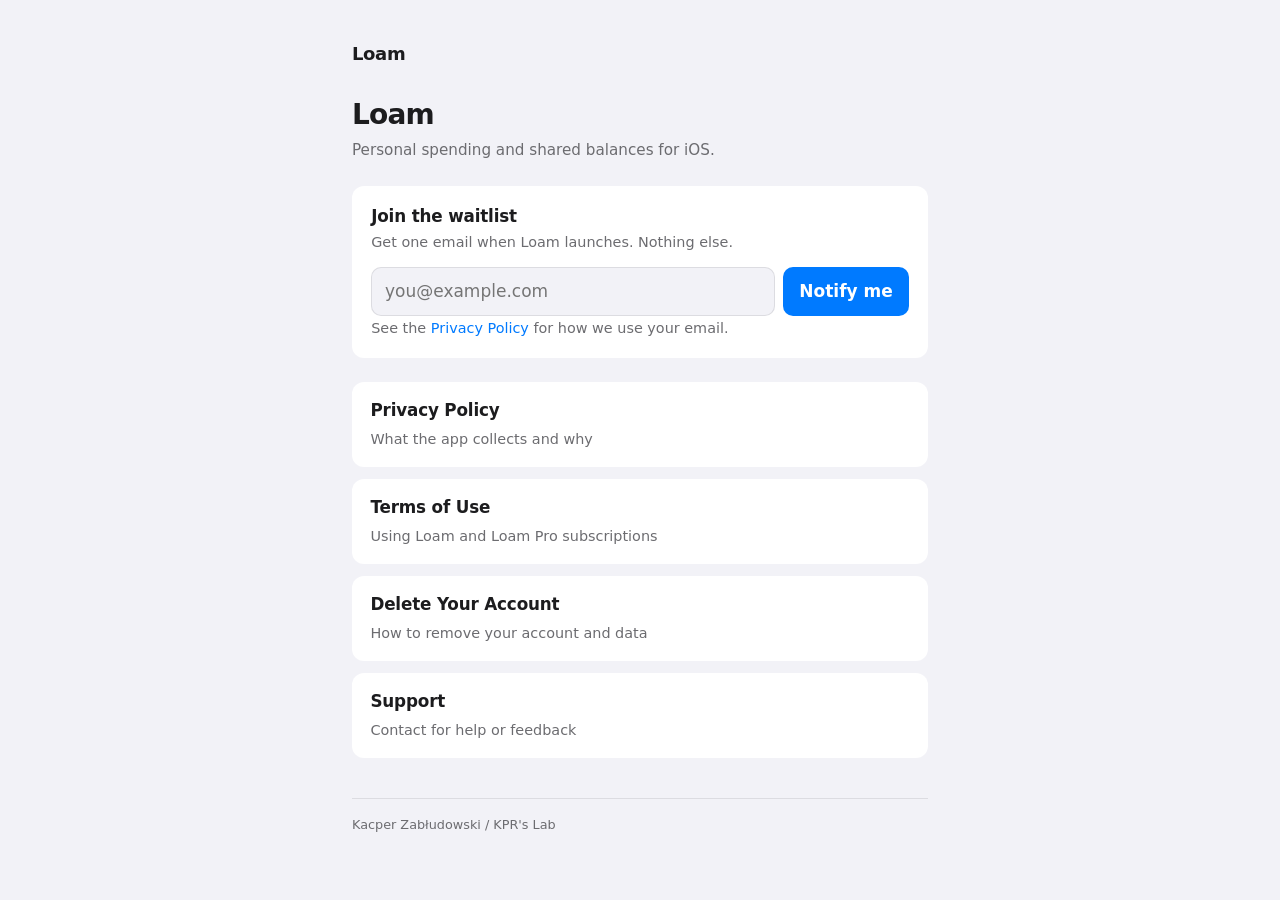
<file: site/index.html>
<!DOCTYPE html>
<html lang="en">
  <head>
    <meta charset="utf-8" />
    <meta name="viewport" content="width=device-width, initial-scale=1" />
    <title>Loam — KPR's Lab</title>
    <meta name="description" content="Loam tracks what you spend and who owes whom. Join the waitlist for the iOS launch." />
    <meta property="og:title" content="Loam" />
    <meta property="og:description" content="Personal spending and shared balances for iOS. Join the waitlist." />
    <meta name="twitter:card" content="summary" />
    <meta name="color-scheme" content="light" />
    <link rel="icon" href="favicon.svg" type="image/svg+xml" />
    <link rel="icon" href="favicon-48.png" sizes="48x48" type="image/png" />
    <link rel="apple-touch-icon" href="apple-touch-icon.png" />
    <link rel="stylesheet" href="styles.css" />
  </head>
  <body>
    <main class="wrap">
      <a class="brand" href="/loam/">Loam</a>

      <h1>Loam</h1>
      <p class="lede">Personal spending and shared balances for iOS.</p>

      <form class="panel waitlist" id="waitlist" novalidate>
        <label for="waitlist-email"><strong>Join the waitlist</strong></label>
        <p class="muted">Get one email when Loam launches. Nothing else.</p>
        <div class="waitlist-row">
          <input id="waitlist-email" name="email" type="email" autocomplete="email" placeholder="you@example.com" required />
          <button type="submit">Notify me</button>
        </div>
        <p class="waitlist-status" role="status" aria-live="polite"></p>
        <p class="muted">See the <a href="/loam/privacy/">Privacy Policy</a> for how we use your email.</p>
      </form>

      <nav class="links" aria-label="Legal pages">
        <a class="card-link" href="/loam/privacy/">
          <strong>Privacy Policy</strong>
          <span>What the app collects and why</span>
        </a>
        <a class="card-link" href="/loam/terms/">
          <strong>Terms of Use</strong>
          <span>Using Loam and Loam Pro subscriptions</span>
        </a>
        <a class="card-link" href="/loam/delete-account/">
          <strong>Delete Your Account</strong>
          <span>How to remove your account and data</span>
        </a>
        <a class="card-link" href="/loam/support/">
          <strong>Support</strong>
          <span>Contact for help or feedback</span>
        </a>
      </nav>

      <footer>Kacper Zabłudowski / KPR's Lab</footer>
    </main>
    <script>
      // The publishable key only allows calling join_waitlist; signups land in a private table.
      const supabaseUrl = "https://wheesnckvlylwwrvzcly.supabase.co";
      const supabaseKey = "sb_publishable_46r1lQV6zVXKT418GCWjow_7il0iT_R";
      const form = document.getElementById("waitlist");
      const status = form.querySelector(".waitlist-status");
      const button = form.querySelector("button");

      form.addEventListener("submit", async (event) => {
        event.preventDefault();
        const email = form.email.value.trim();
        if (!form.email.checkValidity() || !email) {
          status.textContent = "Enter a valid email address.";
          return;
        }
        button.disabled = true;
        status.textContent = "Joining…";
        try {
          const response = await fetch(`${supabaseUrl}/rest/v1/rpc/join_waitlist`, {
            method: "POST",
            headers: { apikey: supabaseKey, "Content-Type": "application/json" },
            body: JSON.stringify({
              p_email: email,
              p_source: new URLSearchParams(location.search).get("ref") || document.referrer.split("/")[2] || null,
            }),
          });
          if (!response.ok) throw new Error(String(response.status));
          form.reset();
          status.textContent = "You’re on the list. See you at launch.";
        } catch {
          status.textContent = "Something went wrong. Try again in a moment.";
        } finally {
          button.disabled = false;
        }
      });
    </script>
  </body>
</html>
</file>
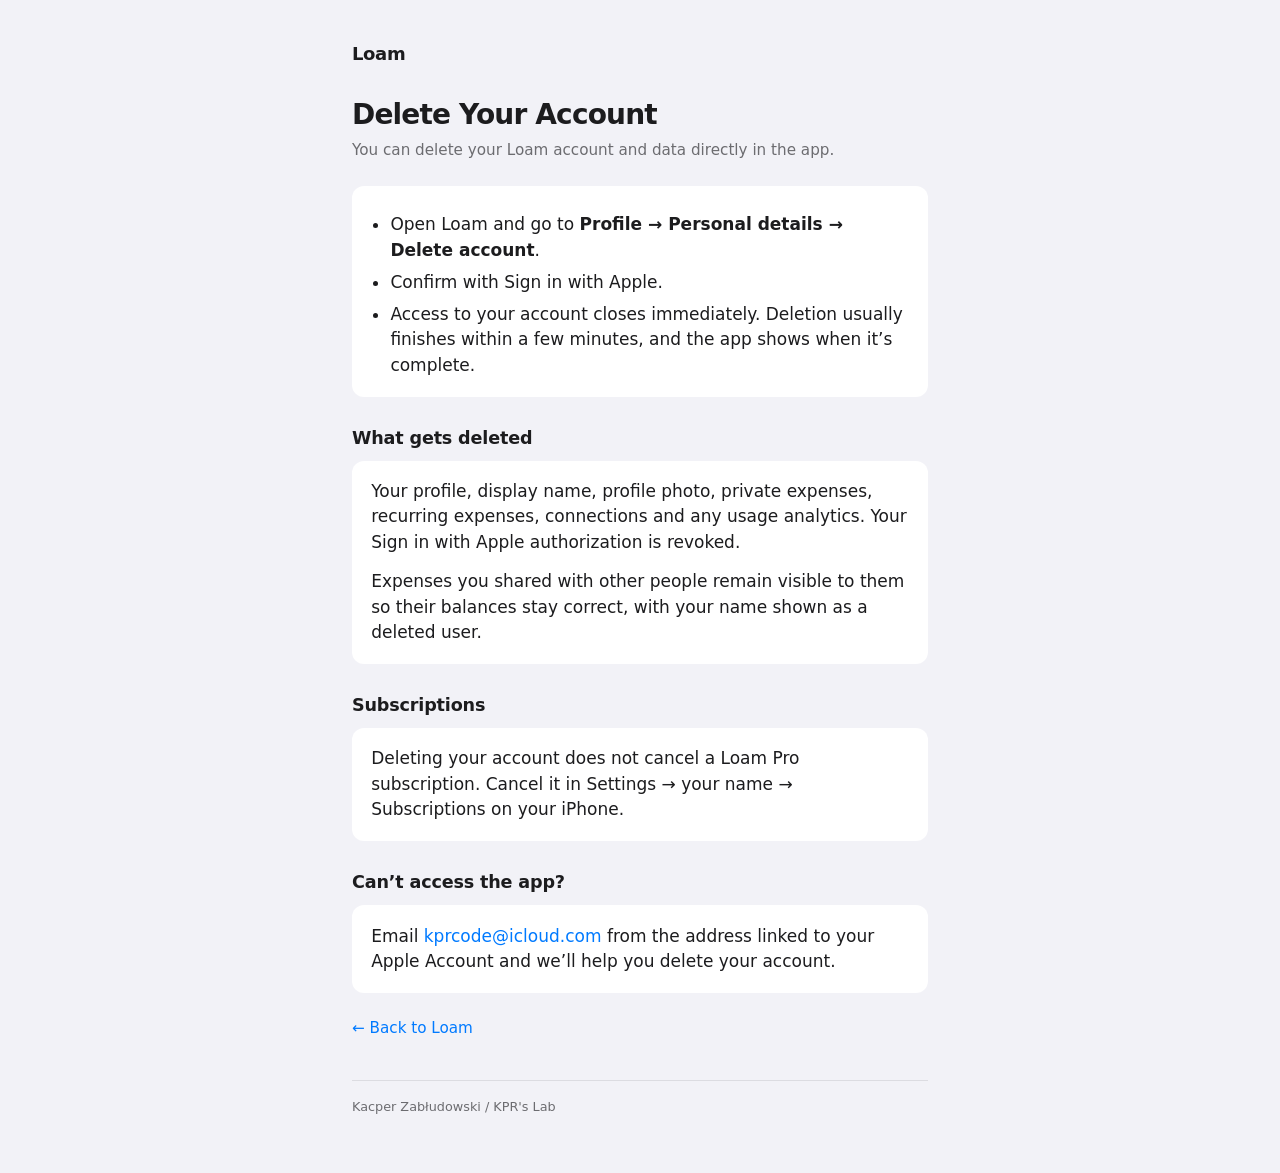
<file: site/delete-account/index.html>
<!DOCTYPE html>
<html lang="en">
  <head>
    <meta charset="utf-8" />
    <meta name="viewport" content="width=device-width, initial-scale=1" />
    <title>Delete Your Account — Loam</title>
    <meta name="description" content="How to delete your Loam account and data." />
    <meta name="color-scheme" content="light" />
    <link rel="icon" href="../favicon.svg" type="image/svg+xml" />
    <link rel="icon" href="../favicon-48.png" sizes="48x48" type="image/png" />
    <link rel="apple-touch-icon" href="../apple-touch-icon.png" />
    <link rel="stylesheet" href="../styles.css" />
  </head>
  <body>
    <main class="wrap">
      <a class="brand" href="/loam/">Loam</a>

      <h1>Delete Your Account</h1>
      <p class="lede">You can delete your Loam account and data directly in the app.</p>

      <div class="panel">
        <ul>
          <li>Open Loam and go to <strong>Profile → Personal details → Delete account</strong>.</li>
          <li>Confirm with Sign in with Apple.</li>
          <li>Access to your account closes immediately. Deletion usually finishes within a few minutes, and
            the app shows when it’s complete.</li>
        </ul>
      </div>

      <h2>What gets deleted</h2>
      <div class="panel">
        <p>
          Your profile, display name, profile photo, private expenses, recurring expenses, connections and
          any usage analytics. Your Sign in with Apple authorization is revoked.
        </p>
        <p>
          Expenses you shared with other people remain visible to them so their balances stay correct, with
          your name shown as a deleted user.
        </p>
      </div>

      <h2>Subscriptions</h2>
      <div class="panel">
        <p>
          Deleting your account does not cancel a Loam Pro subscription. Cancel it in Settings → your name →
          Subscriptions on your iPhone.
        </p>
      </div>

      <h2>Can’t access the app?</h2>
      <div class="panel">
        <p>
          Email <a href="mailto:kprcode@icloud.com">kprcode@icloud.com</a> from the address linked to your
          Apple Account and we’ll help you delete your account.
        </p>
      </div>

      <a class="nav-back" href="/loam/">← Back to Loam</a>

      <footer>Kacper Zabłudowski / KPR's Lab</footer>
    </main>
  </body>
</html>
</file>
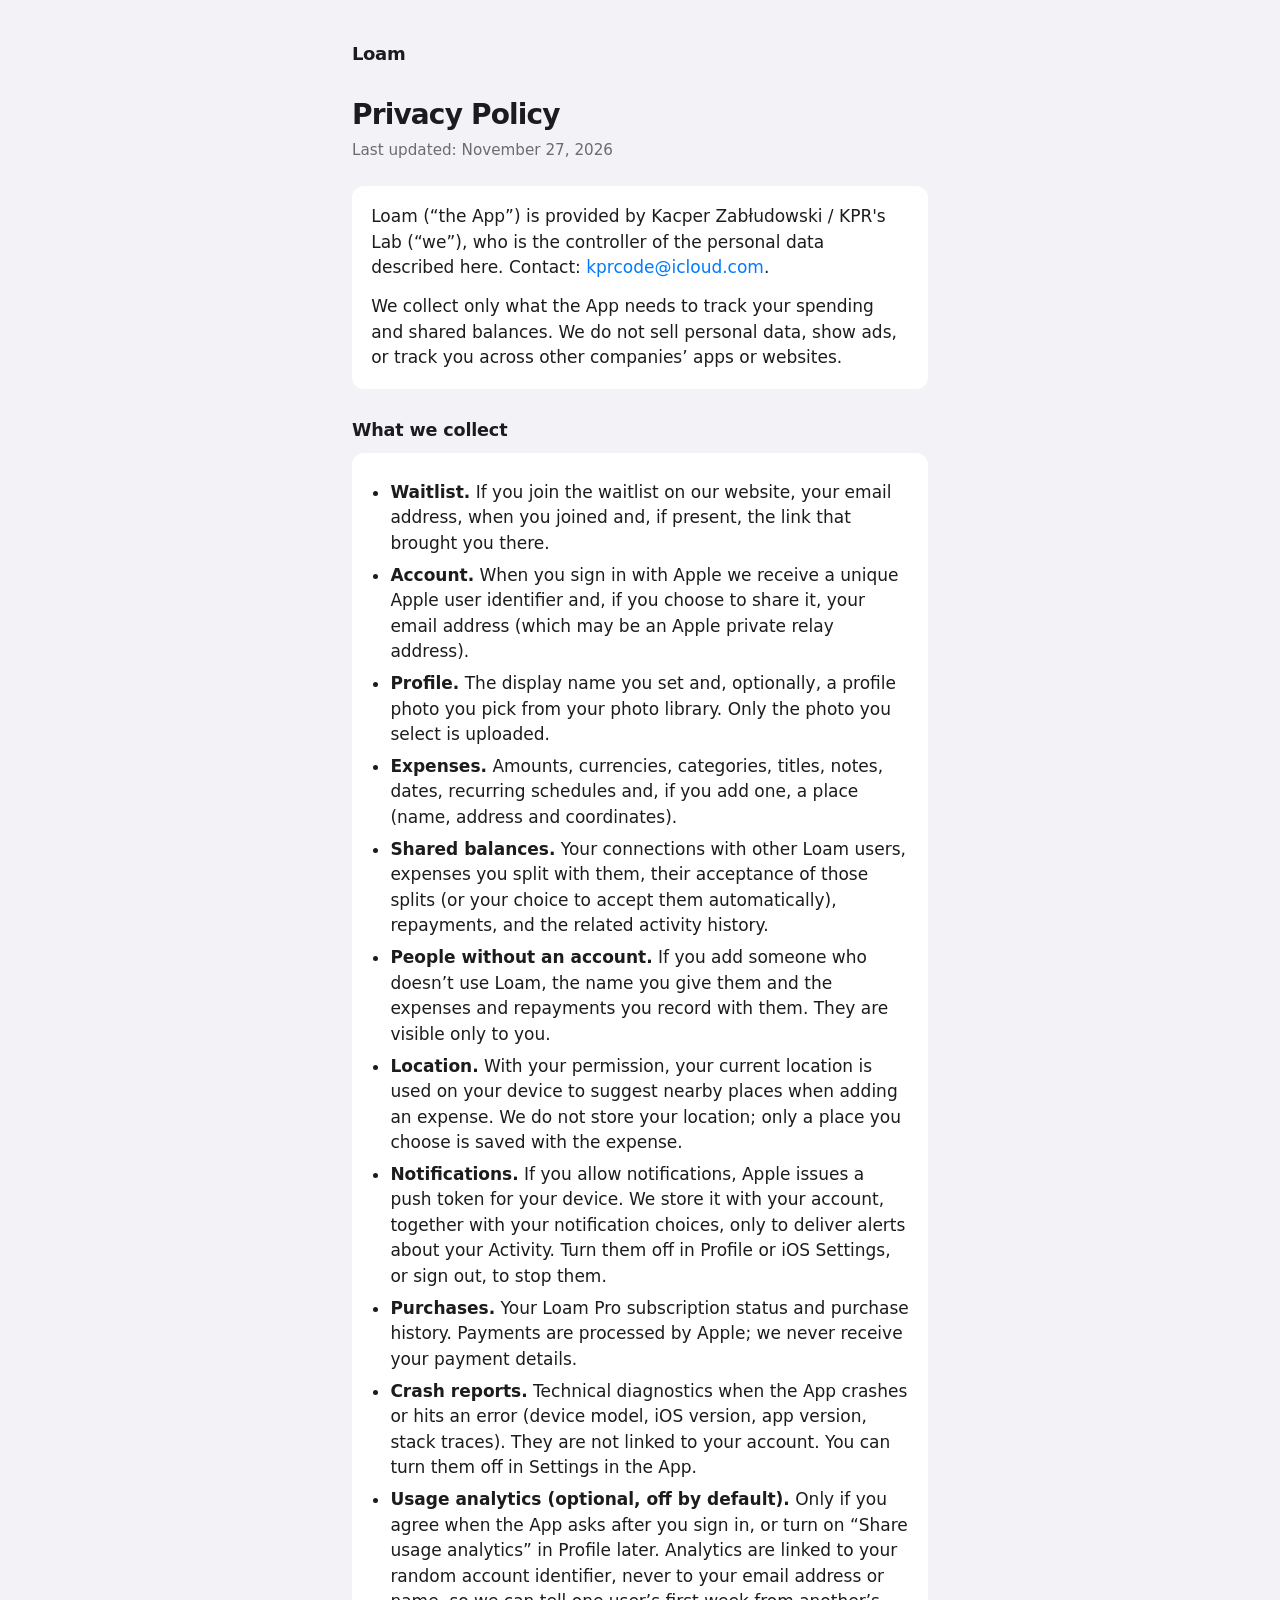
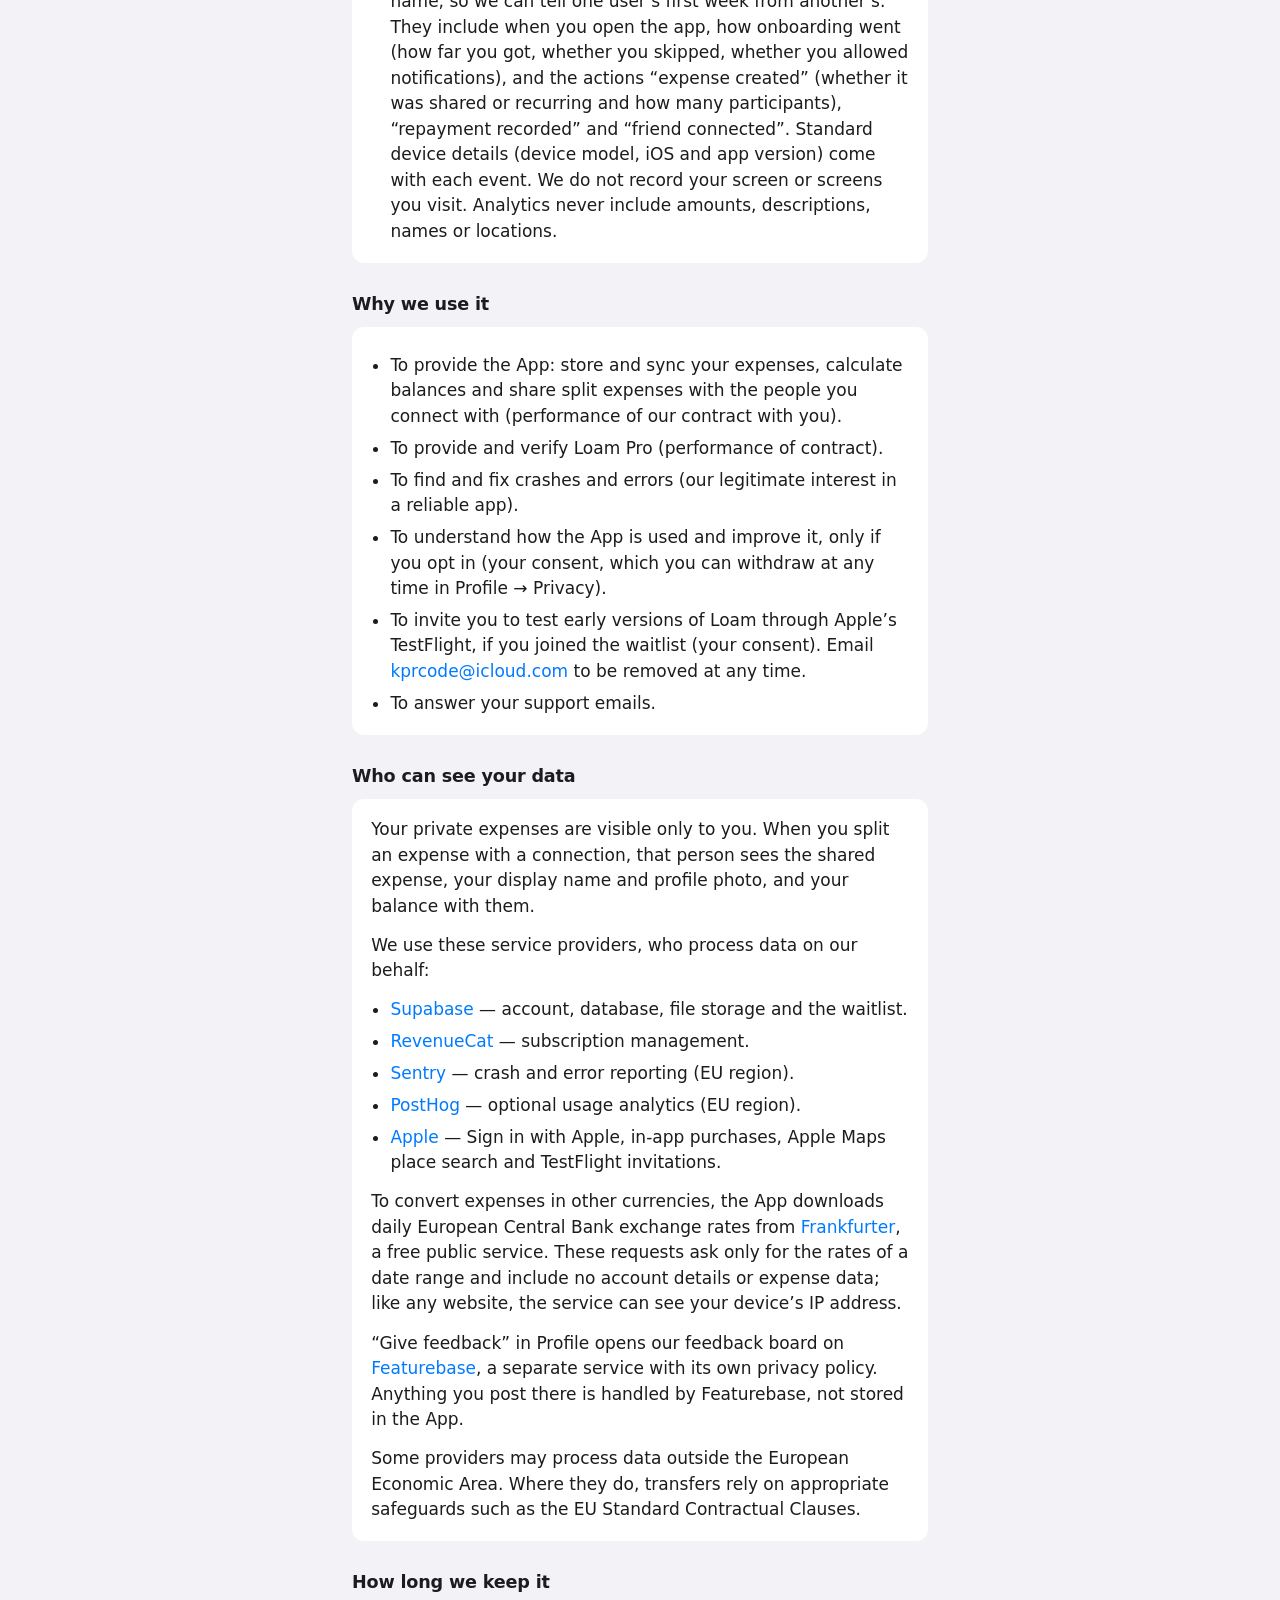
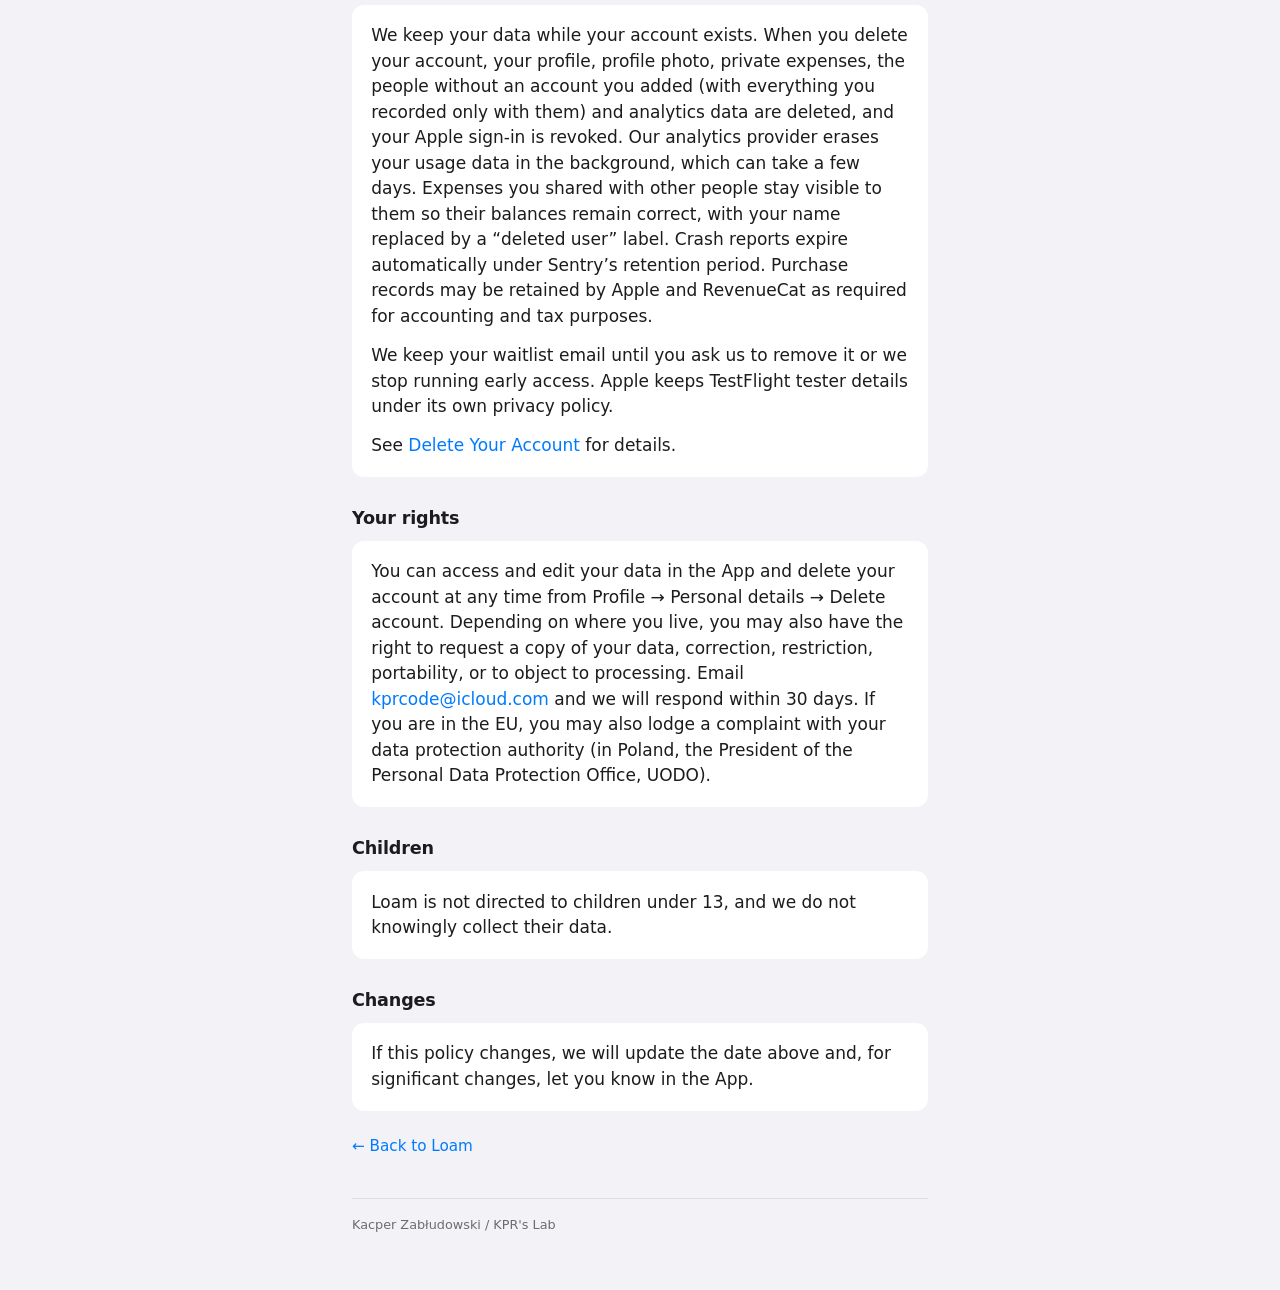
<file: site/privacy/index.html>
<!DOCTYPE html>
<html lang="en">
  <head>
    <meta charset="utf-8" />
    <meta name="viewport" content="width=device-width, initial-scale=1" />
    <title>Privacy Policy — Loam</title>
    <meta name="description" content="Privacy Policy for the Loam iOS app by KPR's Lab." />
    <meta name="color-scheme" content="light" />
    <link rel="icon" href="../favicon.svg" type="image/svg+xml" />
    <link rel="icon" href="../favicon-48.png" sizes="48x48" type="image/png" />
    <link rel="apple-touch-icon" href="../apple-touch-icon.png" />
    <link rel="stylesheet" href="../styles.css" />
  </head>
  <body>
    <main class="wrap">
      <a class="brand" href="/loam/">Loam</a>

      <h1>Privacy Policy</h1>
      <p class="updated">Last updated: November 27, 2026</p>

      <div class="panel">
        <p>
          Loam (“the App”) is provided by Kacper Zabłudowski / KPR's Lab (“we”), who is the controller of
          the personal data described here. Contact:
          <a href="mailto:kprcode@icloud.com">kprcode@icloud.com</a>.
        </p>
        <p>
          We collect only what the App needs to track your spending and shared balances.
          We do not sell personal data, show ads, or track you across other companies’ apps or websites.
        </p>
      </div>

      <h2>What we collect</h2>
      <div class="panel">
        <ul>
          <li><strong>Waitlist.</strong> If you join the waitlist on our website, your email address, when you
            joined and, if present, the link that brought you there.</li>
          <li><strong>Account.</strong> When you sign in with Apple we receive a unique Apple user identifier
            and, if you choose to share it, your email address (which may be an Apple private relay address).</li>
          <li><strong>Profile.</strong> The display name you set and, optionally, a profile photo you pick from
            your photo library. Only the photo you select is uploaded.</li>
          <li><strong>Expenses.</strong> Amounts, currencies, categories, titles, notes, dates, recurring
            schedules and, if you add one, a place (name, address and coordinates).</li>
          <li><strong>Shared balances.</strong> Your connections with other Loam users, expenses you split
            with them, their acceptance of those splits (or your choice to accept them automatically),
            repayments, and the related activity history.</li>
          <li><strong>People without an account.</strong> If you add someone who doesn’t use Loam, the name
            you give them and the expenses and repayments you record with them. They are visible only to you.</li>
          <li><strong>Location.</strong> With your permission, your current location is used on your device to
            suggest nearby places when adding an expense. We do not store your location; only a place you
            choose is saved with the expense.</li>
          <li><strong>Notifications.</strong> If you allow notifications, Apple issues a push token for your
            device. We store it with your account, together with your notification choices, only to deliver
            alerts about your Activity. Turn them off in Profile or iOS Settings, or sign out, to stop them.</li>
          <li><strong>Purchases.</strong> Your Loam Pro subscription status and purchase history. Payments are
            processed by Apple; we never receive your payment details.</li>
          <li><strong>Crash reports.</strong> Technical diagnostics when the App crashes or hits an error
            (device model, iOS version, app version, stack traces). They are not linked to your account. You can turn them off in Settings in the App.</li>
          <li><strong>Usage analytics (optional, off by default).</strong> Only if you agree when the App asks
            after you sign in, or turn on “Share usage analytics” in Profile later. Analytics are linked to
            your random account identifier, never to your email address or name, so we can tell one user’s
            first week from another’s. They include when you open the app, how onboarding went (how far you got,
            whether you skipped, whether you allowed notifications), and the actions “expense created” (whether it
            was shared or recurring and how many participants), “repayment recorded” and “friend connected”.
            Standard device details (device model, iOS and app version) come with each event. We do not record
            your screen or screens you visit. Analytics never include amounts, descriptions, names or locations.</li>
        </ul>
      </div>

      <h2>Why we use it</h2>
      <div class="panel">
        <ul>
          <li>To provide the App: store and sync your expenses, calculate balances and share split expenses
            with the people you connect with (performance of our contract with you).</li>
          <li>To provide and verify Loam Pro (performance of contract).</li>
          <li>To find and fix crashes and errors (our legitimate interest in a reliable app).</li>
          <li>To understand how the App is used and improve it, only if you opt in (your consent, which you can
            withdraw at any time in Profile → Privacy).</li>
          <li>To invite you to test early versions of Loam through Apple’s TestFlight, if you joined the
            waitlist (your consent). Email <a href="mailto:kprcode@icloud.com">kprcode@icloud.com</a> to be
            removed at any time.</li>
          <li>To answer your support emails.</li>
        </ul>
      </div>

      <h2>Who can see your data</h2>
      <div class="panel">
        <p>
          Your private expenses are visible only to you. When you split an expense with a connection, that
          person sees the shared expense, your display name and profile photo, and your balance with them.
        </p>
        <p>We use these service providers, who process data on our behalf:</p>
        <ul>
          <li><a href="https://supabase.com/privacy">Supabase</a> — account, database, file storage and the
            waitlist.</li>
          <li><a href="https://www.revenuecat.com/privacy">RevenueCat</a> — subscription management.</li>
          <li><a href="https://sentry.io/privacy/">Sentry</a> — crash and error reporting (EU region).</li>
          <li><a href="https://posthog.com/privacy">PostHog</a> — optional usage analytics (EU region).</li>
          <li><a href="https://www.apple.com/legal/privacy/">Apple</a> — Sign in with Apple, in-app purchases,
            Apple Maps place search and TestFlight invitations.</li>
        </ul>
        <p>
          To convert expenses in other currencies, the App downloads daily European Central Bank exchange
          rates from <a href="https://frankfurter.dev">Frankfurter</a>, a free public service. These requests
          ask only for the rates of a date range and include no account details or expense data; like any
          website, the service can see your device’s IP address.
        </p>
        <p>
          “Give feedback” in Profile opens our feedback board on
          <a href="https://www.featurebase.app/privacy">Featurebase</a>, a separate service with its own
          privacy policy. Anything you post there is handled by Featurebase, not stored in the App.
        </p>
        <p>
          Some providers may process data outside the European Economic Area. Where they do, transfers rely
          on appropriate safeguards such as the EU Standard Contractual Clauses.
        </p>
      </div>

      <h2>How long we keep it</h2>
      <div class="panel">
        <p>
          We keep your data while your account exists. When you delete your account, your profile, profile
          photo, private expenses, the people without an account you added (with everything you recorded
          only with them) and analytics data are deleted, and your Apple sign-in is revoked. Our analytics provider erases
          your usage data in the background, which can take a few days.
          Expenses you shared with other people stay visible to them so their balances remain correct, with
          your name replaced by a “deleted user” label. Crash reports expire automatically under Sentry’s
          retention period. Purchase records may be retained by Apple and RevenueCat as required for
          accounting and tax purposes.
        </p>
        <p>
          We keep your waitlist email until you ask us to remove it or we stop running early access.
          Apple keeps TestFlight tester details under its own privacy policy.
        </p>
        <p>
          See <a href="/loam/delete-account/">Delete Your Account</a> for details.
        </p>
      </div>

      <h2>Your rights</h2>
      <div class="panel">
        <p>
          You can access and edit your data in the App and delete your account at any time from
          Profile → Personal details → Delete account. Depending on where you live, you may also have the
          right to request a copy of your data, correction, restriction, portability, or to object to
          processing. Email <a href="mailto:kprcode@icloud.com">kprcode@icloud.com</a> and we will respond
          within 30 days. If you are in the EU, you may also lodge a complaint with your data protection
          authority (in Poland, the President of the Personal Data Protection Office, UODO).
        </p>
      </div>

      <h2>Children</h2>
      <div class="panel">
        <p>Loam is not directed to children under 13, and we do not knowingly collect their data.</p>
      </div>

      <h2>Changes</h2>
      <div class="panel">
        <p>
          If this policy changes, we will update the date above and, for significant changes, let you know
          in the App.
        </p>
      </div>

      <a class="nav-back" href="/loam/">← Back to Loam</a>

      <footer>Kacper Zabłudowski / KPR's Lab</footer>
    </main>
  </body>
</html>
</file>
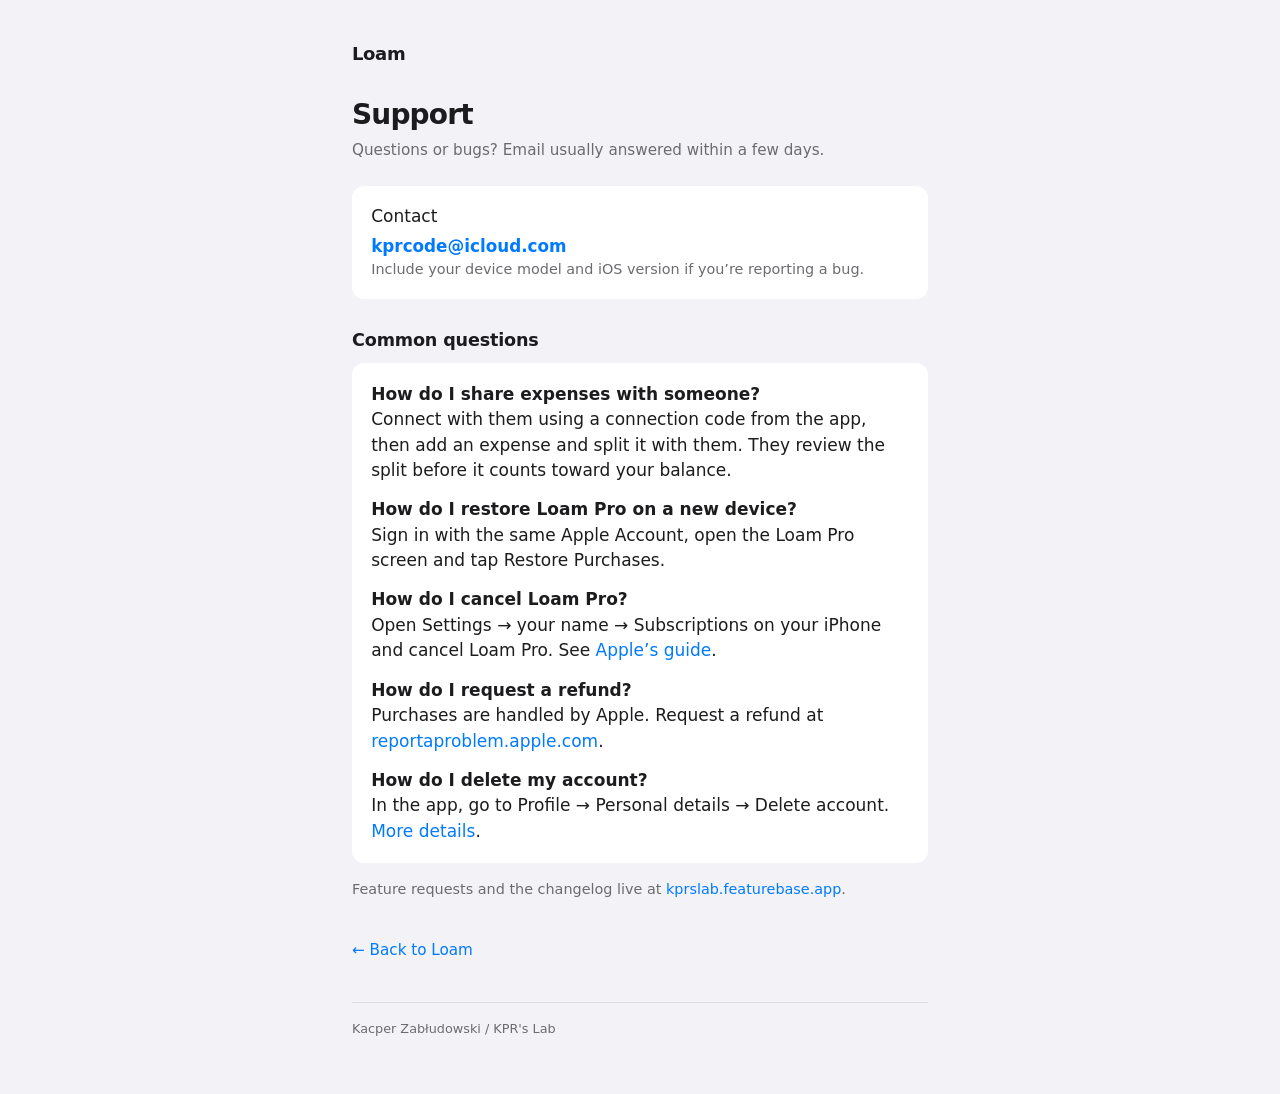
<file: site/support/index.html>
<!DOCTYPE html>
<html lang="en">
  <head>
    <meta charset="utf-8" />
    <meta name="viewport" content="width=device-width, initial-scale=1" />
    <title>Support — Loam</title>
    <meta name="description" content="Support and contact for the Loam iOS app by KPR's Lab." />
    <meta name="color-scheme" content="light" />
    <link rel="icon" href="../favicon.svg" type="image/svg+xml" />
    <link rel="icon" href="../favicon-48.png" sizes="48x48" type="image/png" />
    <link rel="apple-touch-icon" href="../apple-touch-icon.png" />
    <link rel="stylesheet" href="../styles.css" />
  </head>
  <body>
    <main class="wrap">
      <a class="brand" href="/loam/">Loam</a>

      <h1>Support</h1>
      <p class="lede">Questions or bugs? Email usually answered within a few days.</p>

      <div class="panel">
        <p>Contact</p>
        <a class="email" href="mailto:kprcode@icloud.com">kprcode@icloud.com</a>
        <p class="muted">Include your device model and iOS version if you’re reporting a bug.</p>
      </div>

      <h2>Common questions</h2>
      <div class="panel">
        <p><strong>How do I share expenses with someone?</strong><br />
          Connect with them using a connection code from the app, then add an expense and split it with them.
          They review the split before it counts toward your balance.</p>
        <p><strong>How do I restore Loam Pro on a new device?</strong><br />
          Sign in with the same Apple Account, open the Loam Pro screen and tap Restore Purchases.</p>
        <p><strong>How do I cancel Loam Pro?</strong><br />
          Open Settings → your name → Subscriptions on your iPhone and cancel Loam Pro.
          See <a href="https://support.apple.com/118428">Apple’s guide</a>.</p>
        <p><strong>How do I request a refund?</strong><br />
          Purchases are handled by Apple. Request a refund at
          <a href="https://reportaproblem.apple.com">reportaproblem.apple.com</a>.</p>
        <p><strong>How do I delete my account?</strong><br />
          In the app, go to Profile → Personal details → Delete account.
          <a href="/loam/delete-account/">More details</a>.</p>
      </div>

      <p class="muted" style="margin-top: 1rem">
        Feature requests and the changelog live at
        <a href="https://kprslab.featurebase.app">kprslab.featurebase.app</a>.
      </p>

      <a class="nav-back" href="/loam/">← Back to Loam</a>

      <footer>Kacper Zabłudowski / KPR's Lab</footer>
    </main>
  </body>
</html>
</file>
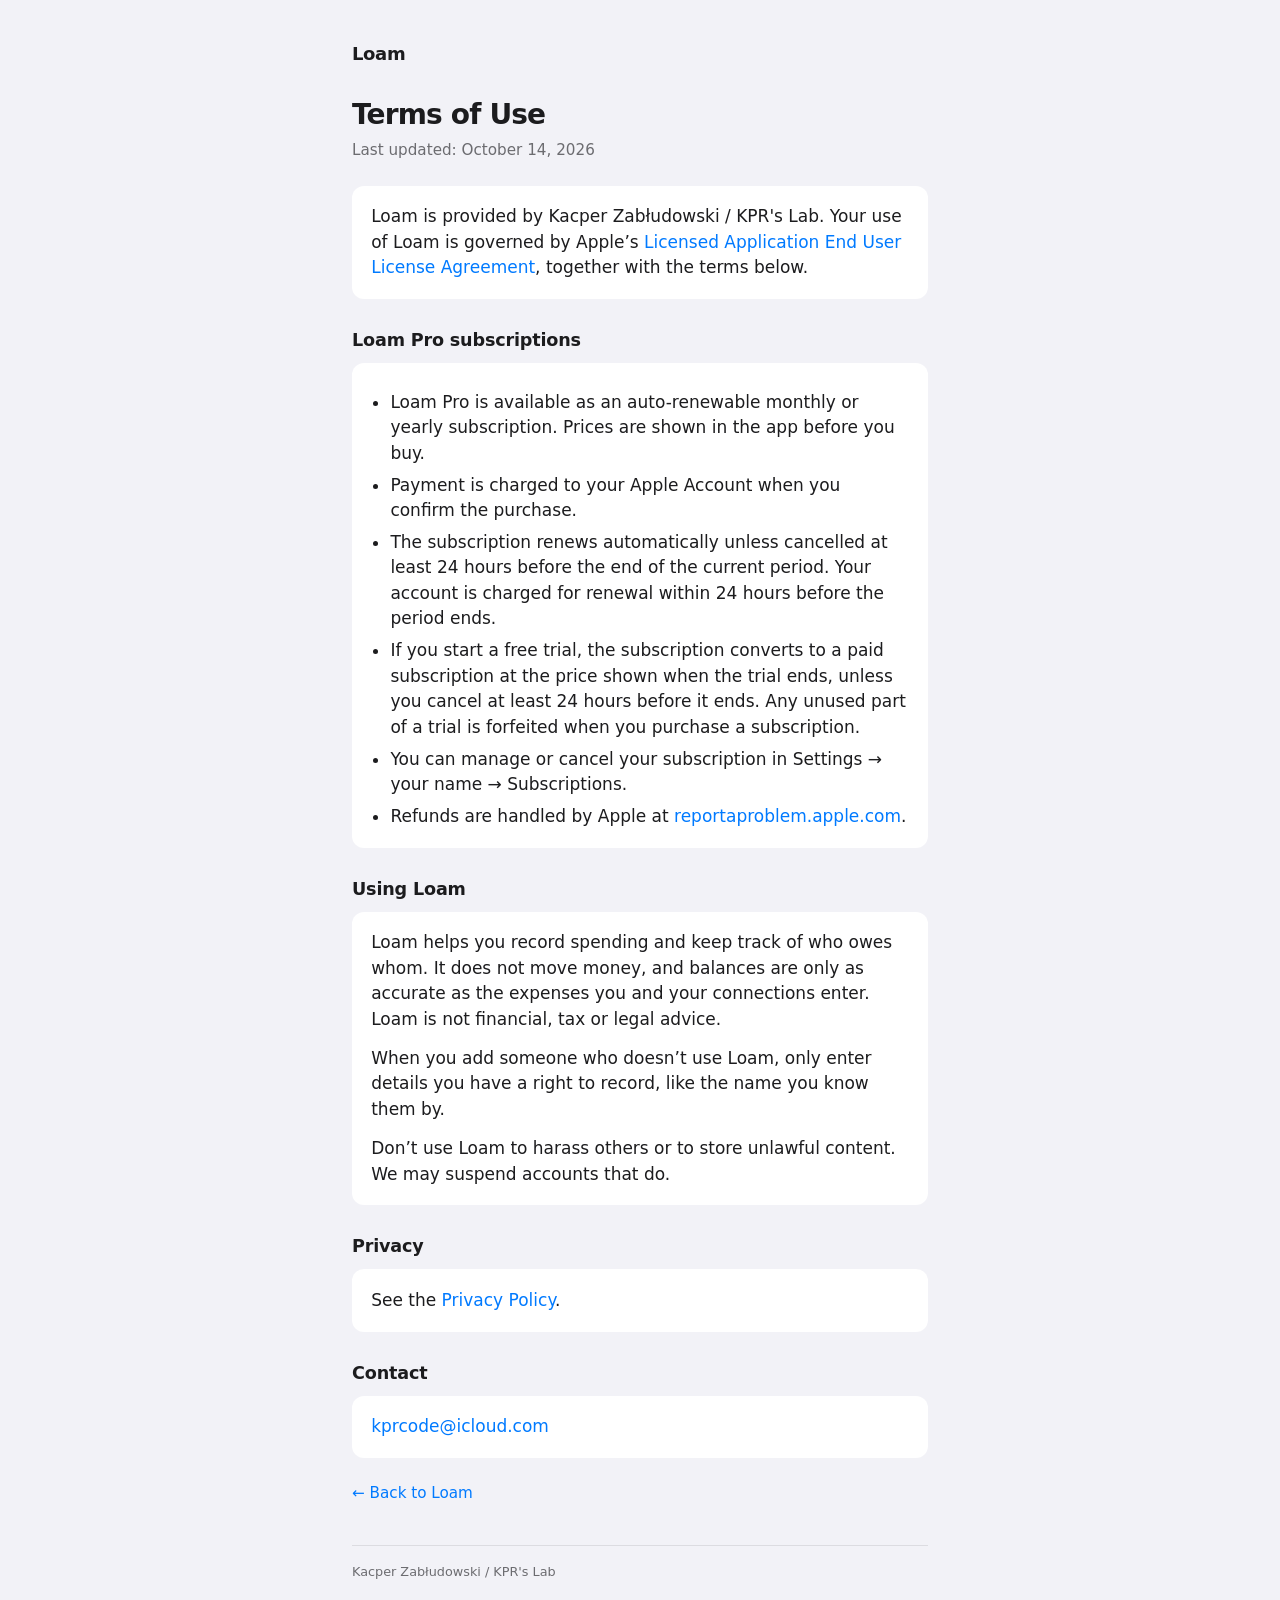
<file: site/terms/index.html>
<!DOCTYPE html>
<html lang="en">
  <head>
    <meta charset="utf-8" />
    <meta name="viewport" content="width=device-width, initial-scale=1" />
    <title>Terms of Use — Loam</title>
    <meta name="description" content="Terms of Use for the Loam iOS app by KPR's Lab." />
    <meta name="color-scheme" content="light" />
    <link rel="icon" href="../favicon.svg" type="image/svg+xml" />
    <link rel="icon" href="../favicon-48.png" sizes="48x48" type="image/png" />
    <link rel="apple-touch-icon" href="../apple-touch-icon.png" />
    <link rel="stylesheet" href="../styles.css" />
  </head>
  <body>
    <main class="wrap">
      <a class="brand" href="/loam/">Loam</a>

      <h1>Terms of Use</h1>
      <p class="updated">Last updated: October 14, 2026</p>

      <div class="panel">
        <p>
          Loam is provided by Kacper Zabłudowski / KPR's Lab. Your use of Loam is governed by Apple’s
          <a href="https://www.apple.com/legal/internet-services/itunes/dev/stdeula/">Licensed Application
          End User License Agreement</a>, together with the terms below.
        </p>
      </div>

      <h2>Loam Pro subscriptions</h2>
      <div class="panel">
        <ul>
          <li>Loam Pro is available as an auto-renewable monthly or yearly subscription. Prices are shown in
            the app before you buy.</li>
          <li>Payment is charged to your Apple Account when you confirm the purchase.</li>
          <li>The subscription renews automatically unless cancelled at least 24 hours before the end of the
            current period. Your account is charged for renewal within 24 hours before the period ends.</li>
          <li>If you start a free trial, the subscription converts to a paid subscription at the price shown
            when the trial ends, unless you cancel at least 24 hours before it ends. Any unused part of a
            trial is forfeited when you purchase a subscription.</li>
          <li>You can manage or cancel your subscription in Settings → your name → Subscriptions.</li>
          <li>Refunds are handled by Apple at
            <a href="https://reportaproblem.apple.com">reportaproblem.apple.com</a>.</li>
        </ul>
      </div>

      <h2>Using Loam</h2>
      <div class="panel">
        <p>
          Loam helps you record spending and keep track of who owes whom. It does not move money, and
          balances are only as accurate as the expenses you and your connections enter. Loam is not
          financial, tax or legal advice.
        </p>
        <p>
          When you add someone who doesn’t use Loam, only enter details you have a right to record, like
          the name you know them by.
        </p>
        <p>
          Don’t use Loam to harass others or to store unlawful content. We may suspend accounts that do.
        </p>
      </div>

      <h2>Privacy</h2>
      <div class="panel">
        <p>See the <a href="/loam/privacy/">Privacy Policy</a>.</p>
      </div>

      <h2>Contact</h2>
      <div class="panel">
        <p><a href="mailto:kprcode@icloud.com">kprcode@icloud.com</a></p>
      </div>

      <a class="nav-back" href="/loam/">← Back to Loam</a>

      <footer>Kacper Zabłudowski / KPR's Lab</footer>
    </main>
  </body>
</html>
</file>
<file: site/styles.css>
:root {
  --canvas: #f2f2f7;
  --card: #ffffff;
  --ink: #1c1c1e;
  --muted: #6c6c70;
  --accent: #007aff;
  --separator: rgba(60, 60, 67, 0.12);
  --radius: 12px;
  --font: system-ui, -apple-system, "SF Pro Rounded", "Segoe UI", sans-serif;
}

*,
*::before,
*::after {
  box-sizing: border-box;
}

html {
  color-scheme: light only;
  background: #f2f2f7;
}

body {
  margin: 0;
  min-height: 100vh;
  font-family: var(--font);
  font-size: 1.0625rem;
  line-height: 1.5;
  color: var(--ink);
  background: #f2f2f7;
  -webkit-font-smoothing: antialiased;
}

a {
  color: var(--accent);
  text-decoration: none;
}

a:hover {
  text-decoration: underline;
  text-underline-offset: 0.15em;
}

.wrap {
  width: min(36rem, calc(100% - 2rem));
  margin: 0 auto;
  padding: 2.5rem 0 3.5rem;
}

.brand {
  display: inline-block;
  margin-bottom: 2rem;
  font-size: 1.125rem;
  font-weight: 700;
  letter-spacing: -0.02em;
  color: var(--ink);
  text-decoration: none;
}

.brand:hover {
  text-decoration: none;
  color: var(--accent);
}

h1 {
  margin: 0 0 0.5rem;
  font-size: 1.75rem;
  font-weight: 700;
  letter-spacing: -0.03em;
  line-height: 1.15;
}

.lede,
.updated {
  margin: 0 0 1.5rem;
  color: var(--muted);
  font-size: 0.95rem;
}

.panel {
  background: var(--card);
  border-radius: var(--radius);
  padding: 1.15rem 1.2rem;
}

.panel p {
  margin: 0;
}

.panel p + p {
  margin-top: 0.85rem;
}

.links {
  display: grid;
  gap: 0.75rem;
}

.card-link {
  display: block;
  padding: 1rem 1.15rem;
  border-radius: var(--radius);
  background: var(--card);
  color: inherit;
  text-decoration: none;
}

.card-link:hover {
  text-decoration: none;
}

.card-link strong {
  display: block;
  font-size: 1.05rem;
  font-weight: 650;
  letter-spacing: -0.01em;
  margin-bottom: 0.15rem;
}

.card-link span {
  color: var(--muted);
  font-size: 0.9rem;
}

.email {
  display: inline-block;
  margin-top: 0.25rem;
  font-weight: 600;
  font-size: 1.05rem;
}

.nav-back {
  display: inline-block;
  margin-top: 1.5rem;
  font-size: 0.95rem;
  font-weight: 500;
}

footer {
  margin-top: 2.5rem;
  padding-top: 1rem;
  border-top: 1px solid var(--separator);
  font-size: 0.8rem;
  color: var(--muted);
}

h2 {
  margin: 1.75rem 0 0.6rem;
  font-size: 1.1rem;
  font-weight: 650;
  letter-spacing: -0.01em;
}

.panel ul {
  margin: 0.5rem 0 0;
  padding-left: 1.2rem;
}

.panel li + li {
  margin-top: 0.4rem;
}

.panel p + ul,
.panel ul + p {
  margin-top: 0.85rem;
}

.muted {
  color: var(--muted);
  font-size: 0.9rem;
}

.waitlist {
  margin-bottom: 1.5rem;
}

.waitlist label strong {
  font-size: 1.05rem;
  font-weight: 650;
  letter-spacing: -0.01em;
}

.waitlist p.muted {
  margin: 0.15rem 0 0;
}

.waitlist-row {
  display: flex;
  gap: 0.5rem;
  margin-top: 0.85rem;
}

.waitlist input {
  flex: 1;
  min-width: 0;
  padding: 0.65rem 0.8rem;
  border: 1px solid var(--separator);
  border-radius: 10px;
  background: var(--canvas);
  font: inherit;
  color: var(--ink);
}

.waitlist input:focus {
  outline: 2px solid var(--accent);
  outline-offset: 1px;
}

.waitlist button {
  padding: 0.65rem 1rem;
  border: 0;
  border-radius: 10px;
  background: var(--accent);
  color: #fff;
  font: inherit;
  font-weight: 600;
  cursor: pointer;
}

.waitlist button:disabled {
  opacity: 0.6;
  cursor: default;
}

.panel .waitlist-status {
  margin-top: 0.6rem;
  font-size: 0.9rem;
}

.panel .waitlist-status:empty {
  display: none;
}
</file>
